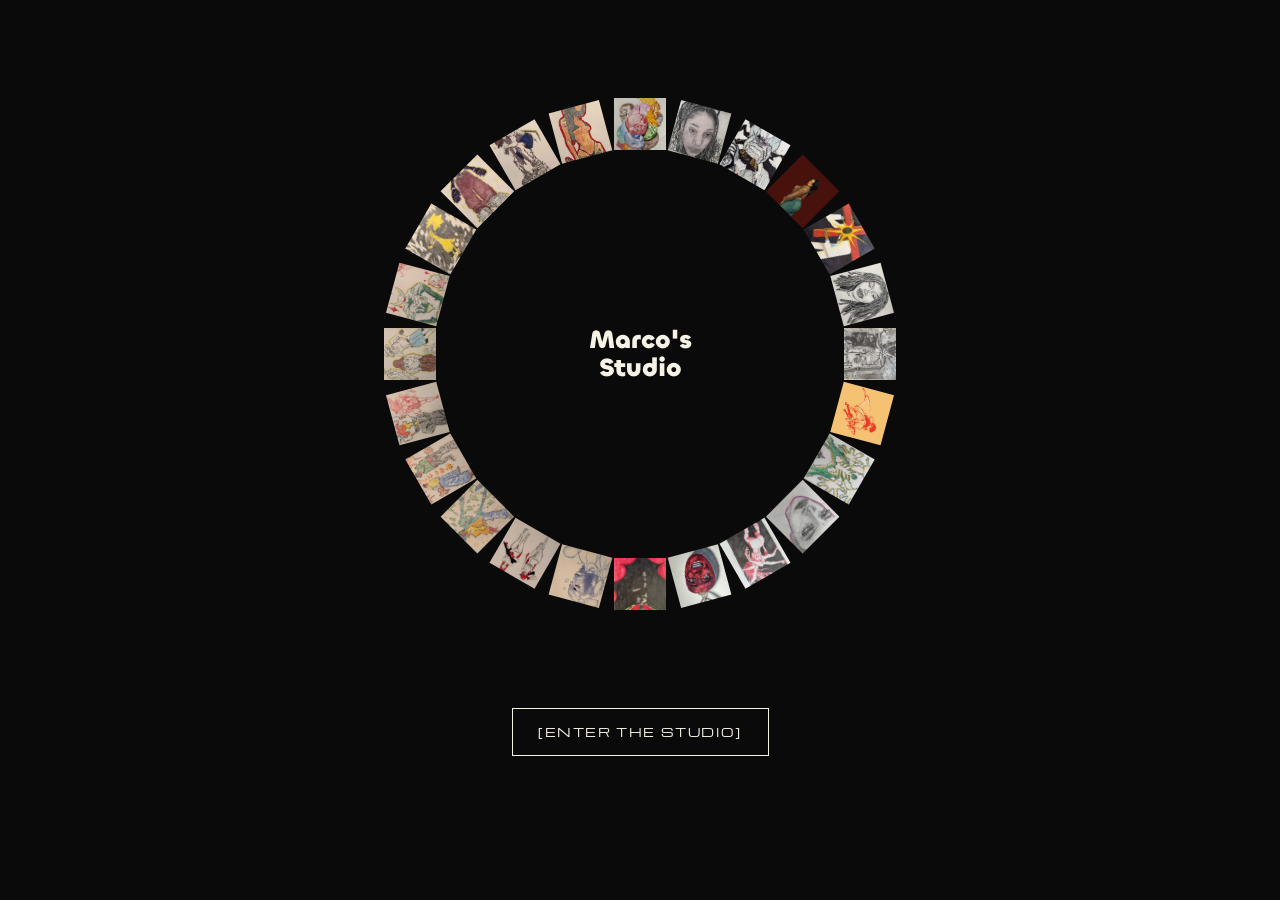
<file: index.html>
<!DOCTYPE html>
<html lang="en">
<head>
     <meta charset="UTF-8">
     <meta name="viewport" content="width=device-width, initial-scale=1.0">
     <title>Marco's Studio</title>
     <link rel="preconnect" href="https://fonts.googleapis.com">
     <link rel="preconnect" href="https://fonts.gstatic.com" crossorigin>
     <link href="https://fonts.googleapis.com/css2?family=Inter:wght@400;500&family=Michroma&display=swap" rel="stylesheet">
     <link rel="stylesheet" href="style.css">
</head>
<body>

<button class="burger" aria-label="Open menu" aria-expanded="false">

                    <span></span>
                    <span></span>
                    <span></span>
                </button>

                    <nav class = "menu" aria-label="Main menu">

                        <a href = "index.html">Home</a>

                        <a href = "rooms.html">Rooms</a>

                        <a href = "fantasy.html">Fantasy</a>

                        <a href = "portraits.html">Portraits</a>

                        <a href = "digitalart.html">Digital Art</a>

                        <a href = "evolution.html">Evolution</a>

                        <a href = "about.html">About</a>


                        
                    </nav>

    <main class="entrance">

        <div class="ring">
            <div class="spin">

            <img style="--i:0" src="images/drawing1.jpg_result.webp" alt="Drawing 1">
                <img style="--i:1" src="images/portrait1_result.webp" alt="Portrait 1">
                     <img style="--i:2" src="images/drawing2.jpg_result.webp" alt="Drawing 2">
                        <img style="--i:3" src="images/digitalart2_result.webp" alt="Digital art 2">
                            <img style="--i:4" src="images/drawing3.jpg_result.webp" alt="Drawing 3">
                                <img style="--i:5" src="images/portrait2_result.webp" alt="Portrait 2">
                             <img style="--i:6" src="images/drawing4.jpg_result.webp" alt="Drawing 4">
                        <img style="--i:7" src="images/digitalart5_result.webp" alt="Digital art 5">
                    <img style="--i:8" src="images/drawing5.jpg_result.webp" alt="Drawing 5">
                <img style="--i:9" src="images/portrait3_result.webp" alt="Portrait 3">
            <img style="--i:10" src="images/drawing6.jpg_result.webp" alt="Drawing 6">
        <img style="--i:11" src="images/evo2021_result.webp" alt="Drawing form 2021">
        <img style="--i:12" src="images/image0_result.webp" alt="Drawing form 2025">
        <img style="--i:13" src="images/image1_result.webp" alt="Drawing form 2026">
        <img style="--i:14" src="images/image2_result.webp" alt="Drawing form 2026">
        <img style="--i:15" src="images/image3_result.webp" alt="Drawing form 2024">
        <img style="--i:16" src="images/image4_result.webp" alt="Drawing form 2024">
        <img style="--i:17" src="images/image5_result.webp" alt="Drawing form 2024">
        <img style="--i:18" src="images/image6_result.webp" alt="Drawing form 2024">
        <img style="--i:19" src="images/image7_result.webp" alt="Drawing form 2024">
        <img style="--i:20" src="images/image8_result.webp" alt="Drawing form 2025">
        <img style="--i:21" src="images/image9_result.webp" alt="Drawing form 2024">
        <img style="--i:22" src="images/image10_result.webp" alt="Drawing form 2024">
        <img style="--i:23" src="images/image11_result.webp" alt="Drawing form 2025">

        
        </div>
            <h1>Marco's<br>Studio</h1>
        </div>

        
        <a class="enter-btn" href="rooms.html">[ENTER THE STUDIO]</a>
    </main>


    <script src="script.js"></script>
    
</body>
</html>
</file>
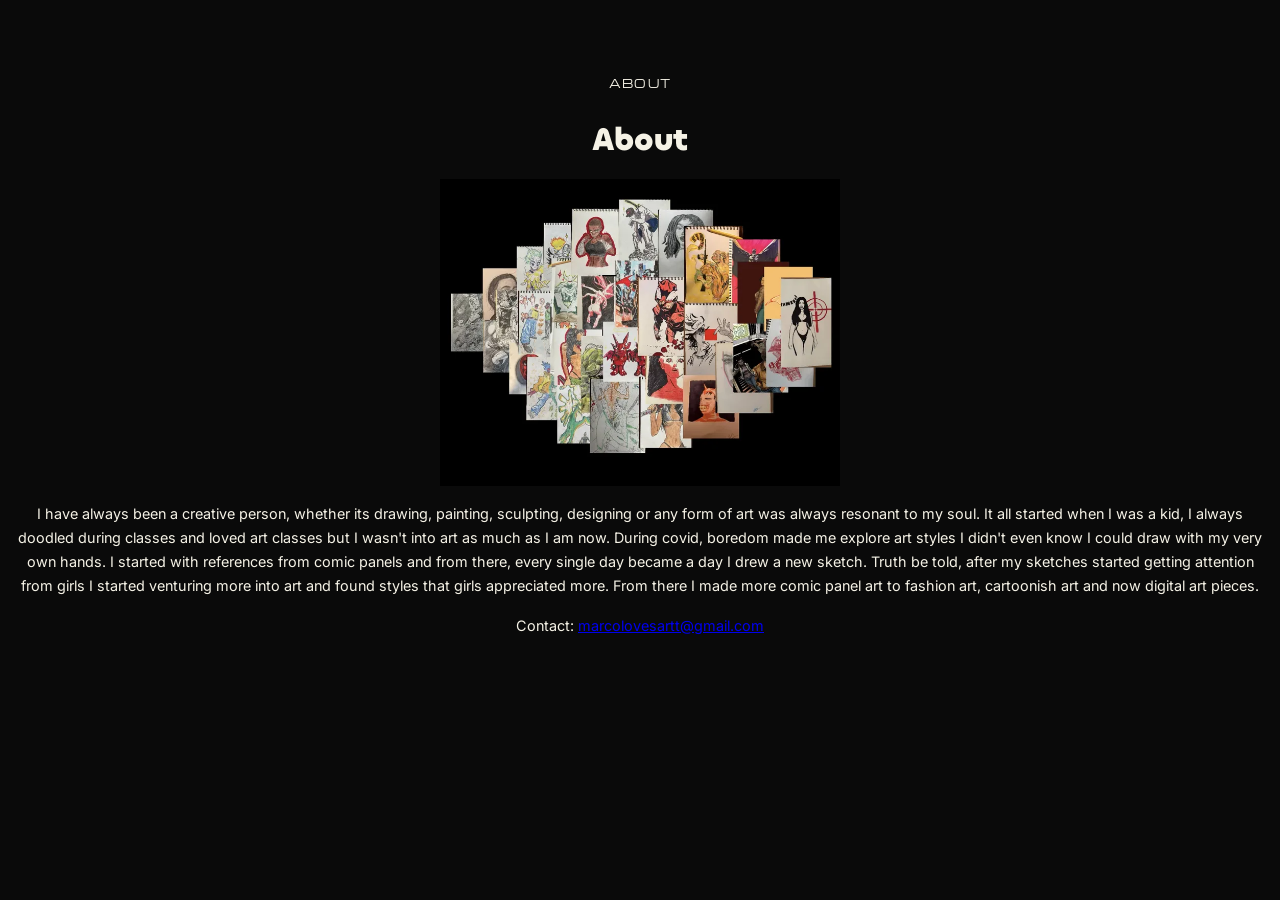
<file: about.html>
<!DOCTYPE html>
<html lang="en">
    <head>
        <meta charset="UTF-8">
        <meta name="viewport" content="width=device-width, initial-scale=1.0">

        <title>About | Marco's Studio</title>
        <link rel="preconnect" href="https://fonts.googleapis.com">
        <link rel="preconnect" href="https://fonts.gstatic.com" crossorigin>
        <link href="https://fonts.googleapis.com/css2?family=Inter:wght@400;500&family=Michroma&display=swap" rel="stylesheet">
        <link rel="stylesheet" href="style.css">

    </head>

    <body>

                <button class="burger" aria-label="Open menu" aria-expanded="false">

                    <span></span>
                    <span></span>
                    <span></span>
                </button>

                    <nav class = "menu" aria-label="Main menu">

                        <a href = "index.html">Home</a>

                        <a href = "rooms.html">Rooms</a>

                        <a href = "fantasy.html">Fantasy</a>

                        <a href = "portraits.html">Portraits</a>

                        <a href = "digitalart.html">Digital Art</a>

                        <a href = "evolution.html">Evolution</a>

                        <a href = "about.html">About</a>


                        
                    </nav>


        <main class="room about">
            <p class="label">ABOUT</p>

            <h1>About</h1>

                <img class = "piece" src = "images/collage_result.webp" alt="Collection of my art from 2020 to 2026" loading="lazy">

            <p class="story">I have always been a creative person, whether its drawing, painting, sculpting, designing or any form of art was always resonant to my soul. It all started when I was a kid, I always doodled during classes and loved art classes but I wasn't into art as much as I am now. During covid, boredom made me explore art styles I didn't even know I could draw with my very own hands. I started with references from comic panels and from there, every single day became a day I drew a new sketch. Truth be told, after my sketches started getting attention from girls I started venturing more into art and found styles that girls appreciated more. From there I made more comic panel art to fashion art, cartoonish art and now digital art pieces. </p>
            <p class="story">Contact: <a href=mailto:marcolovesartt@gmail.com>marcolovesartt@gmail.com</a></p>

        </main>

        <script src="script.js"></script>
    </body>
</html>
</file>
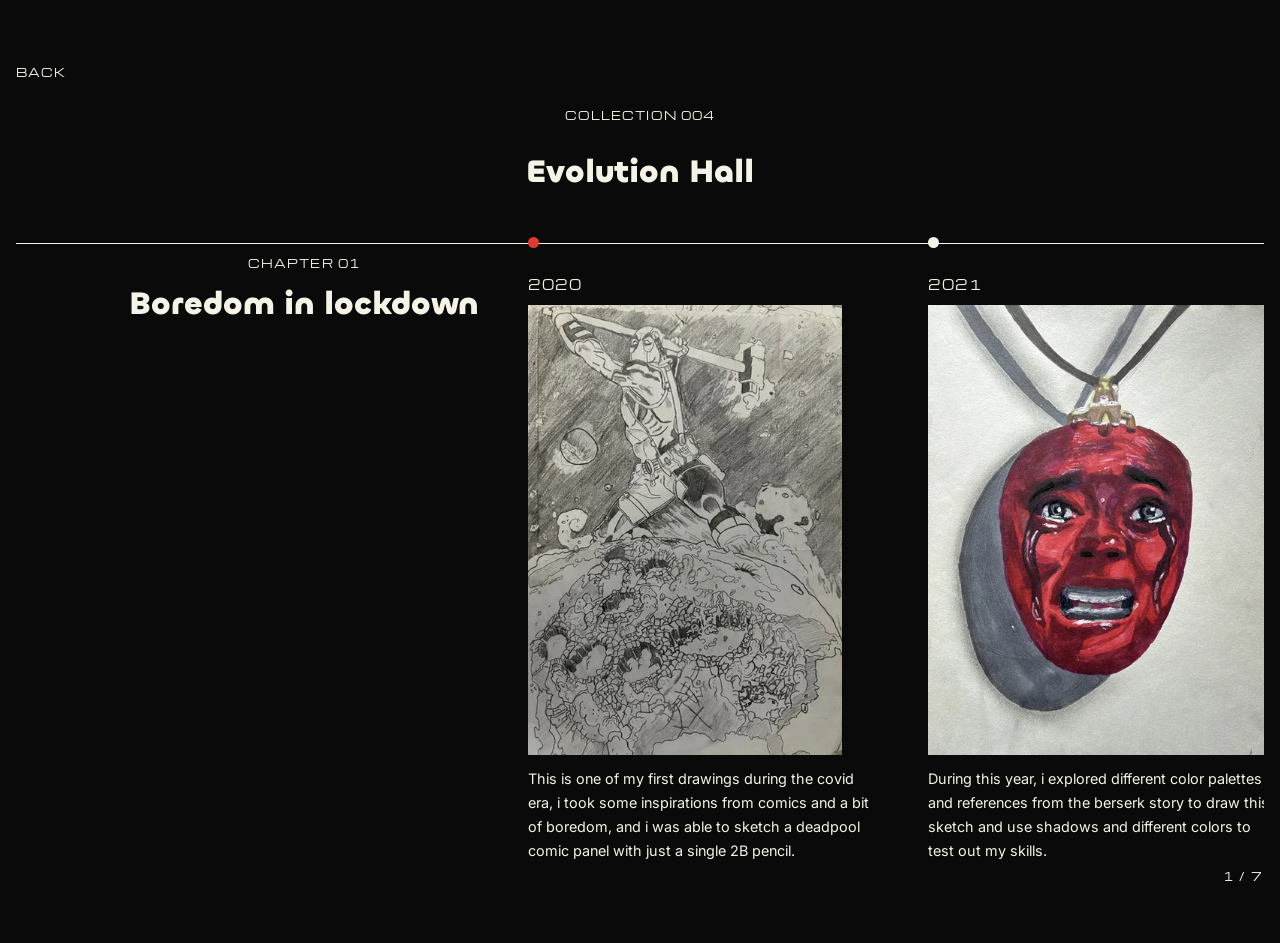
<file: evolution.html>
<!DOCTYPE html>
<html lang="en">
    <head>
        <meta charset="UTF-8">
        <meta name="viewport" content="width=device-width, initial-scale=1.0">

        <title>Evolution Hall | Marco's Studio</title>
        <link rel="preconnect" href="https://fonts.googleapis.com">
        <link rel="preconnect" href="https://fonts.gstatic.com" crossorigin>
        <link href="https://fonts.googleapis.com/css2?family=Inter:wght@400;500&family=Michroma&display=swap" rel="stylesheet">
        <link rel="stylesheet" href="style.css">

    </head>

    <body>

                <button class = "burger" aria-label="Open menu" aria=expanded="false">

                    <span></span>
                    <span></span>
                    <span></span>
                </button>

                    <nav class = "menu" aria-label="Main menu">

                        <a href = "index.html">Home</a>

                        <a href = "rooms.html">Rooms</a>

                        <a href = "fantasy.html">Fantasy</a>

                        <a href = "portraits.html">Portraits</a>

                        <a href = "digitalart.html">Digital Art</a>

                        <a href = "evolution.html">Evolution</a>

                        <a href = "about.html">About</a>


                        
                    </nav>

        <main class="room">
            <a class="back" href="rooms.html">BACK</a>
            <p class="label">COLLECTION 004</p>
            <h1>Evolution Hall</h1>

            <section class="timeline">

                <div class = "chapter">

                    <p class = "label">CHAPTER 01</p>
                    <h2>Boredom in lockdown</h2>
                    
                </div>

                <article class="entry">
                    <p class="year">2020</p>
                    <img loading="lazy" class="piece" src="images/evo2020_result.webp" alt="Drawing from 2020">
                    <p class="story"> This is one of my first drawings during the covid era, i took some inspirations from comics and a bit of boredom, and i was able to sketch a deadpool comic panel with just a single 2B pencil.</p>
                </article>

                
                <article class="entry">
                    <p class="year">2021</p>
                    <img loading="lazy" class="piece" src="images/evo2021_result.webp" alt="Drawing from 2021">
                    <p class="story"> During this year, i explored different color palettes and references from the berserk story to draw this sketch and use shadows and different colors to test out my skills.</p>
                </article>

               
                <article class="entry">
                    <p class="year">2022</p>
                    <img loading="lazy" class="piece" src="images/evo2022_result.webp" alt="Drawing from 2022">
                    <p class="story"> This particular drawing or rather year, i had this commitment to make drawings that expanded whole sketch pages rather than one design in the center, and although i fell in-love with wide environmental drawings like this, it took months even to finish this drawing.</p>
                </article>

<div class = "chapter">
    <p class = "label">CHAPTER 02</p>

        <h2>Color exploration</h2>
</div>


                <article class="entry">
                    <p class="year">2023</p>
                    <img loading="lazy" class="piece" src="images/evo2023_result.webp" alt="Drawing from 2023">
                    <p class="story"> Truth be told this was the year i was still trying to find my preferred style, but then i found an artist online with goofy sketches and i followed his art style. From there i started making up close goofy, cartoonish and fashioned like sketches, but i still lacked my own original touch.</p>
                </article>

<div class = "chapter">
    <p class = "label">CHAPTER 03</p>

        <h2>Finding my taste</h2>
</div>

                <article class="entry">
                    <p class="year">2024</p>
                    <img loading="lazy" class="piece" src="images/evo2024_result.webp" alt="Drawing from 2024">
                    <p class="story"> Same thing with the previous year, except i didn't make as much art pieces, but i somehow learned to use fashion more and make cartoon like characters with inspirations from fashion trends.</p>
                </article>


                <article class="entry">
                    <p class="year">2025</p>
                    <img loading="lazy" class="piece" src="images/evo2025_result.webp" alt="Drawing from 2025">
                    <p class="story"> This was my most creative year without doubt. During this era i started mastering my contrasts, my color choices, and found much inspirations from pinterest. In this sketch, i used multiple color variations and some architectural structures to come up with a desing like that.</p>
                </article>

<div class = "chapter">
    <p class = "label">CHAPTER 04</p>

        <h2>Digital Era</h2>
</div>


                <article class="entry">
                    <p class="year">2026</p>
                    <img loading="lazy" class="piece" src="images/evo2026_result.webp" alt="Drawing from 2026">
                    <p class="story"> At the beginning of the year i decided to get an ipad and expand my skills to the digital style since i got multiple requests to start digital art. This particular digital piece, is from a comic book cover i was requested to design for.</p>
                </article>
            </section>


        </main>
        <script src="script.js"></script>
    </body>
</html>
</file>
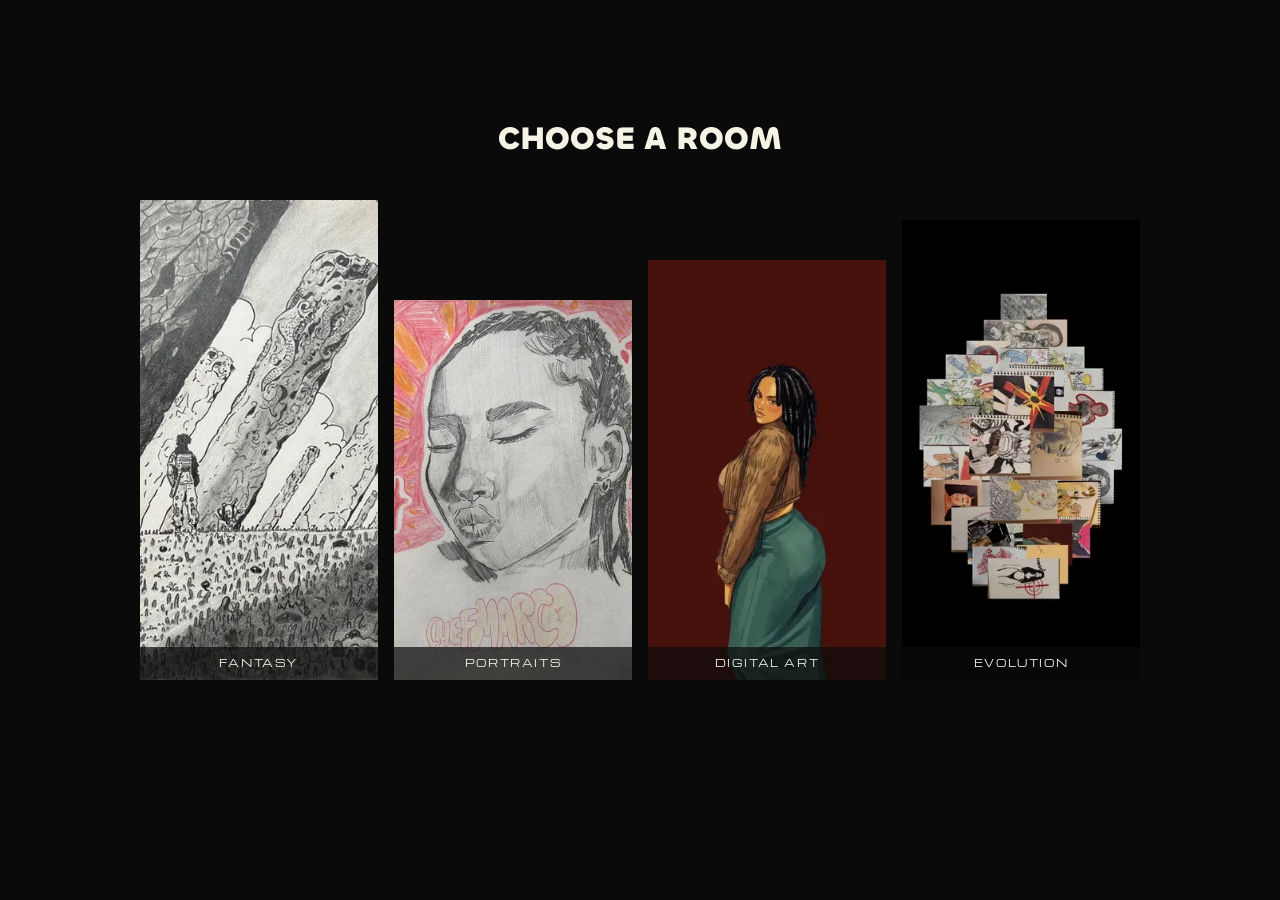
<file: rooms.html>
<!DOCTYPE html>
<html lang="en">
    <head>
        <meta charset="UTF-8">
        <meta name="viewport" content="width=device-width, initial-scale=1.0">

        <title>Rooms | Marco's Studio</title>
        <link rel="preconnect" href="https://fonts.googleapis.com">
        <link rel="preconnect" href="https://fonts.gstatic.com" crossorigin>
        <link href="https://fonts.googleapis.com/css2?family=Inter:wght@400;500&family=Michroma&display=swap" rel="stylesheet">
        <link rel="stylesheet" href="style.css">

    </head>

    <body>

                <button class="burger" aria-label="Open menu" aria-expanded="false">

                    <span></span>
                    <span></span>
                    <span></span>
                </button>

                    <nav class = "menu" aria-label="Main menu">

                        <a href = "index.html">Home</a>

                        <a href = "rooms.html">Rooms</a>

                        <a href = "fantasy.html">Fantasy</a>

                        <a href = "portraits.html">Portraits</a>

                        <a href = "digitalart.html">Digital Art</a>

                        <a href = "evolution.html">Evolution</a>

                        <a href = "about.html">About</a>


                        
                    </nav>


        <main class="rooms">
           <h1>CHOOSE A ROOM</h1> 

           <div class="panels">
        <a class="panel" href="fantasy.html">
                    <img src="images/coverfantasy_result.webp" alt="Fantasy room cover">

                        <span class="panel-label">FANTASY</span>
        </a>


        <a class="panel" href="portraits.html">
                    <img src="images/coverportraits_result.webp" alt="Portraits room cover">

                        <span class="panel-label">PORTRAITS</span>
        </a>

        <a class="panel" href="digitalart.html">
                    <img src="images/coverdigital_result.webp" alt="Digital art room cover">

                        <span class="panel-label">DIGITAL ART</span>
        </a>

    
        <a class="panel" href="evolution.html">
                    <img src="images/coverevolution_result.webp" alt="Evolution room cover">

                        <span class="panel-label">EVOLUTION</span>
        </a>

    </div>

        </main>

        <script src="script.js"></script>
    </body>
</html>
</file>
<file: style.css>
@font-face {
    font-family: "Chillax";
            src: url("fonts/Chillax-Bold.woff2") format("woff2");
    font-weight: 700;
    font-display: swap;
}

:root
 {
    --bg: #0A0A0A;
    --text: #f5f2e6;
    --accent: #e03a2f;
    --font-body: "Inter", sans-serif;
    --font-label: "Michroma", sans-serif;
}

body {
    background-color: var(--bg);
    color: var(--text);
    font-family: var(--font-body);
    margin: 0;
    padding: 4rem 1rem 0;
    text-align: center;
}

.label {
    font-family: var(--font-label);
    font-size: 0.7rem;
    letter-spacing: 0.1em;
}

h1 {
    font-family: "Chillax", sans-serif;
    font-weight: 700;
}



.enter-btn{
    display: inline-block;
    margin-top: 2rem;
    padding: 0.9rem 1.6rem;
    font-family: var(--font-label);
    font-size: 0.75rem;
    letter-spacing: 0.1rem;
    color: var(--text);


    text-decoration: none;

    border: 1px solid var(--text);
    transition: background-color 0.3s, color 0.3s;
}


.enter-btn:hover 
{
    background-color: var(--text);
    color: var(--bg);
}


.ring {
    position: relative;
    width: 340px;
    height: 340px;
    margin: 0 auto 2rem;
}


.ring img
{
    position: absolute;
        top: 50%;
            left: 50%;
                width: 56px;
                    height: 56px;
                        margin: -28px 0 0 -28px;
        object-fit: cover;
    transform: rotate(calc(var(--i) * 15deg)) translateY(calc(var(--radius) * -1));
}

.ring h1 
{
    position: absolute;
        top: 50%;
            left: 50%;
                transform: translate(-50%, -50%);
                    margin: 0;
            font-size: 1.6rem;
        line-height: 1.1;
    z-index: 1;
}

.spin 
{
    position: absolute;
    inset: 0;
    animation: spin 60s linear infinite;
}

@keyframes spin
{
    to {
        transform: rotate(360deg);
    }
}

.rooms
{
    display: flex;
    flex-direction: column;
    align-items: center;
    gap: 1rem;
    padding-top: 2rem;

}

.rooms .enter-btn 
{
    margin-top: 0;
    width: 220px;
}
.rooms .label
{
    width: 100%;
    text-align: center;
    margin: 0 0 1rem;
}



.room
{
    display: flex;
    flex-direction: column;
    align-items: center;
    gap: 1rem;
    
}

.back {
    align-self: flex-start;
    font-family: var(--font-label);
    font-size: 0.7rem;
    letter-spacing: 0.1em;
    color: var(--text);
    text-decoration: none;

}

.room h1 
{
    margin: 0;
}

.piece 
{
    width: 100%;
    max-width: 400px;
    height: auto;
}
.caption
{
    font-size: 0.9rem;
    margin: 0;
}

.work 
{
    margin: 0 0 2rem;
    display: flex;
    flex-direction: column;
    align-items: center;
    gap: 0.5rem;
}
.timeline 
{
    display: flex;
        flex-direction: column;
            align-items: center;
        gap: 3rem;
    max-width: 400px
}
.entry
{
    display: flex;
            flex-direction: column;
                align-items: center;
    gap: 0.75rem;
}
.year
{
    font-family: var(--font-label);
    
                font-size: 0.8rem;
    
                            letter-spacing: 0.1rem;
         color: var(--accent);
    margin: 0;
}

.story
{
    font-size: 0.9rem;

            line-height: 1.5rem;

    margin: 0;
}


.entry 
{
    opacity: 0;                     
    
            transform: translateY(30px);

    transition: opacity 0.8s ease, transform 0.8s ease; 
}


.entry.visible
{
            opacity: 1;
        transform: translateY(0);
}


/*test 5 or 6pxs for gap and top n  right same rem */

.burger 
{
    position: fixed;
        top: 1rem;

            right: 1rem;
            
            z-index: 30;

            width: 44px;

                height: 44px;

    background: none;

        border: none;

            cursor: pointer;
            display: flex;
                flex-direction: column;

                justify-content: center;
                gap: 6px;
}

.burger span
{
    display: block;

    height: 2px;

        background-color: var(--text);

                transition: transform 0.3s ease, opacity 0.3s ease;

}

.burger.open span:nth-child(1)
{
     transform: translateY(8px) rotate(45deg);
    }

.burger.open span:nth-child(2)
{
     opacity: 0;
    }


    .burger.open span:nth-child(3)
{
     transform: translateY(-8px) rotate(-45deg);
    }



.menu
{
    position: fixed;
        inset: 0;

        z-index: 20;

            background-color: var(--bg);

                display: flex;

                        flex-direction: column;
                
                            align-items: center;

                    justify-content: center;

                gap: 1.5rem;

            opacity: 0;

        visibility: hidden;

    transition: opacity 0.3s ease, visibility 0.3s ease;

}


.menu.open
{
    opacity: 1;

        visibility: visible;
}

.menu a 
{
    font-family: "Chillax", sans-serif;
        font-weight: 700;
            font-size: 2rem;
                color: var(--text);
                    text-decoration: none;
}



    .panels
{
        display: grid;
            grid-template-columns: 1fr 1fr;
                gap: 0.75rem;
                    width: 100%;
                        max-width: 500px;
}

    .panel
{
    position: relative;
            display: block;
                    height: 220px;
                            overflow: hidden;
                                    text-decoration: none;


}

.panel img
{
            width: 100%;

                object-fit: cover;

                    height: 100%;

                display: block;

}

            .panel-label
{
    position: absolute;

        left: 0;

            right: 0;

                bottom: 0;

                        padding: 0.6rem 0.25rem;

                    font-family: var(--font-label);

                font-size: 0.6rem;

            letter-spacing: 0.1rem;

        color: var(--text);

    background-color: rgba(10, 10, 10, 0.7);


}


                    @media (min-width: 768px)
    
    {
        .panels
        {
                display: flex;

                    align-items: flex-end;

                        justify-content: center;

                            max-width: 1000px;

                                gap: 1rem;
        }

        .panel
        {
                flex: 1;
        }

        .panel:nth-child(1) { height: 480px}
            
            .panel:nth-child(2) { height: 380px}
                
                .panel:nth-child(3) { height: 420px}

                    .panel:nth-child(4) { height: 460px}

    }

                    .panel
    {
        transition: transform 0.3s ease, opacity 0.3 ease;

    }
                    .panel img
    {
        transition: filter 0.3s ease;
    }

                @media (hover: hover)
{
                .panels:hover .panel
    {
        opacity: 0.5s;
    }

            .panels .panel:hover
            {
                opacity: 1;
                    transform: translateY(-12px);
            }

            .panel:hover img
            {
                filter: brightness(1.2);
            }

}

        .gallery
    {
        display: flex;

            align-items: center;

                gap: 1rem;

                    width: 100%;

                overflow-x: auto;

            scroll-snap-type: x mandatory;

        padding: 1rem 0;

    }


        .gallery .work
    {
        flex: 0 0 75%;

            scroll-snap-align: center;

        margin: 0;
    }


    .arrow
{
        display: none;

            position: fixed;

                top: 50%;

                    transform: translateY(-50%);

                        z-index: 10;

                            width: 44px;

                                height: 44px;

                            background: none;

                        border: 1px solid var(--text);

                    color: var(--text);

                font-family: var(--font-label);

            cursor: pointer;

        transition: background-color 0.3s, color 0.3s;
    }


    .arrow:hover
    {
            background-color: var(--text);
                color: var(--bg);


            }

        .arrow-left { left: 1rem; }
        .arrow-right { right: 1rem; }
        
@media (min-width: 768px)
    {
        .arrow { display: block; }
    }

                .gallery

                {
                    position: relative;
                }

                .counter
                {

                    position: fixed;

                        right: 1rem;

                            bottom: 1rem;

                                margin: 0;

                                    font-family: var(--font-label);

                                        font-size: 0.7rem;

                                            letter-spacing: 0.1rem;
                }

          .progress
        {
            position: fixed;

                left: 0;

                    bottom: 0;

                        height: 3px;

                    width: 0;

                background-color: var(--accent);

            transition: width 0.2s ease;
        }


        .timeline
        {
            position: relative;

                align-items: stretch;

                    width: 100%;

                        max-width: 400px;
        }

            .timeline::before
            {
                content: "";
                    position: absolute;
                        top: 0;
                            bottom:0;
                        left: 6px;
                    width: 1px;
                background-color: var(--text);
            opacity: 0.6;

            }

                .entry
                {
                    position: relative;

                        align-items: flex-start;

                        padding-left: 2rem;

                    text-align: left;
                } 

                    .entry::before
                    {
                        content: "";

                            position: absolute;

                                left: 1px;

                                    top: 0.2rem;

                                    width: 11px;

                                height: 11px;

                            border-radius: 50%;

                        background-color: var(--text)
                    }


    .chapter h2
    {
        font-family: "Chillax", sans-serif;

            font-weight: 700;

            font-size: 2rem;

        margin: 0;
    }


    .piece
    {
        cursor: pointer;

    }

            .viewer
            {
                position: fixed;

                    inset: 0;

                        z-index: 40;  /*try 30, n 42 but preferrably 40 */

                            background-color: var(--bg);

                                display: flex;

                                    align-items: center;

                                        justify-content: center;

                                            opacity: 0;

                                                visibility: hidden;

                                                    transition: opacity 0.3s ease, visibility 0.3s ease;

                                            
            }

                .viewer.open
                {
                    opacity: 1;
                        visibility: visible;
                }

                    .viewer-image
                    {
                            max-width: 95%;
                                max-height: 85vh;
                            object-fit: contain;
                    }

                        .viewer-close
                        {
                            position: absolute;

                                top: 1rem;

                                    right: 1rem;

                                        width: 44px;

                                            height: 44px;

                                            background: none;

                                        border: 1px solid var(--text);

                                    color: var(--text);

                                        font-family: var(--font-label);

                                                cursor: pointer;

                        }


    .ring img
    {
            transition: transform 0.4s ease;

    }

        @media (hover: hover)

        {
                .ring:hover .spin
                {

                        animation-play-state: paused;
                }

                    .ring img:hover
                    {

                            transform: rotate(calc(var(--i) * 15deg)) translateY(calc(var(--radius) * -1)) scale(1.8);
                                z-index: 2;
                            
                    }
        }


    .ring h1
    {
            opacity: 0;

                animation: titlefade 3s ease forwards;

            animation-delay: 0.5s
    }


    @keyframes titlefade
      {
       to
       {
        opacity: 1;
       }
    }


        @media (prefers-reduced-motion: reduce)
        {
            .spin
            {
                animation: none;
            }

                .ring h1
                {
                        animation: none;

                            opacity: 1;
                }

                    .entry
                    {
                        opacity: 1;

                            transform: none;

                                transition: none;
                    }

                        body
                        {
                            animation: none;
                        }
                                        .viewer.open .viewer-image
                                        {
                                            animation: none;
                                        }

                                    }

                                        .menu a
                                        {
                                                opacity: 1;
                                                    transform: none;
                                                        transition: none;
                                        }

                                            .rooms h1
                                            {
                                                animation: none;
                                                    opacity: 4;
                                            }

                                                .chapter .label,
                                                .chapter h2
                                                {
                                                    opacity: 1;

                                                    transition: none;
                                                }  

                                                    .about .piece,
                                                    .about .story
                                                    {
                                                            animation: none;
                                                    }

        .menu
        .viewer,
        .panel
        {

            transition: none;
        }
    

                        .gallery .work
                        {
                            transform: scale(0.8);
                                    opacity: 0.5;
                            transition: transform 0.4s ease, opacity 0.4s ease;

                        }

                            .gallery .work.active
                            {
                                transform: scale(1);

                                opacity: 1;
                            }

                            @media (min-width: 768px)
                            {
                                .gallery
                                {
                                    gap: 3rem;
                                        padding-left: calc(50% - 210px);
                                    padding-right: calc(50% - 210px);

                                }

                                .gallery .work
                                {
                                        flex: 0 0 420px;
                                        opacity: 0.7;
                                }
                            }



       @media (min-width: 768px)
        {
                 .timeline
                 {
                        flex-direction: row;
                                    
                            align-items: flex-start;

                                            max-width: none;

                                                width: 100%;

                                                    box-sizing: border-box;

                                                overflow-x: auto;

                                            scroll-snap-type: x mandatory;

                                        gap: 3rem;

                                    padding: 2rem 4rem;
                                } 

                                .timeline::before
                                {
                                            display: none;
                                }
                            }

                            .entry
                            {
                                flex: 0 0 360px;
                                    padding-left: 0;
                                        padding-top: 2rem;
                                            border-top: 1px solid var(--text);
                                                scroll-snap-align: center;
                            }

                            .entry::before
                            {
                                left: 0;
                                top: -6px;
                            }

                                .chapter
                                {
                                    flex: 0 0 60vw;
                                        min-height: 60vh;
                                    scroll-snap-align: center;
                                }


    @media (min-width: 768px)
    {
        .entry .piece
        {
            width: auto;

                max-width: 100%;

                max-height: 50vh;

            object-fit: contain;
        }

            .chapter
            {

                min-height: 70vh;
            }
    }

     @media (min-width: 768px)
{
    .timeline
    {
        gap: 0;
    }

        .entry
        {
            flex: 0 0 400px;
                box-sizing: border-box;
            padding-right: 3rem;
        }

            .chapter
            {
                flex: 0 0 35vw;
                    min-height: 60vh;
            }
}

.evo-only
{
        display: none;

}

            @media (min-width: 768px)
        {
               .counter.evo-only,
               .progress.evo-only

            {
                    display: block;
            }
        }


        body  /*fade in the page when it opens */
        {

                animation: pagefade 0.6s ease;
        }

                @keyframes pagefade
                {
                    from { opacity: 0; }

                    to { opacity: 1; }
                }



body.leaving
{
        opacity: 0;

        transition: opacity 0.7s ease;
}


            .viewer
            {
                flex-direction: column;
                    gap: 1rem;
            }

                .viewer-image
                {
                    max-height: 75vh;
                }

                    .viewer-info
                    {
                        font-family: var(--font-label);

                            font-size: 0.7rem;

                                letter-spacing: 0.1rem;

                            line-height: 1.8;

                        margin: 0;
                    }

                    .viewer-arrow
                    {
                        position: absolute;
                            top: 50%;
                                transform: translateY(-50%);
                                    width: 44px;
                                        height: 44px;
                                            background: none;
                                                border: 1px solid var(--text);
                                                    color: var(--text);
                                                        font-family: var(--font-label);
                                                            cursor: pointer;
                    }

                        .viewer-left { left: 1rem; }
                        .viewer-right { right: 1rem; }


            @media (min-width: 768px)
            {
                    .viewer
                    {
                            display: grid;
                                grid-template-columns: 2fr 1fr;
                                    align-items: center;
                                        gap: 2rem;
                                            padding: 0 5rem;
                                                box-sizing: border-box;
                    }

                        .viewer-image
                        {
                                max-width: 100%;
                                    max-height: 85vh;
                                        justify-self: center;
                        }

                            .viewer-info
                            {
                                    text-align: left;
                            }
            }

                                .viewer.open .viewer-image
                                {
                                        animation: drawingfade 0.5s ease;
                                }

                                @keyframes drawingfade
                                {
                                    from { opacity: 0; }
                                    to { opacity: 1; }
                                }


            .viewer-zoom
            {
                display: none;
                    position: absolute;
                        top: 1rem;
                            right: 4.5rem;
                                height: 44px;
                                    padding: 0 0.8rem;
                                        background: none;
                                            border: 1px solid var(--text);
                                                color: var(--text);
                                                    font-family: var(--font-label);
                                                        font-size: 0.6rem;
                                                            letter-spacing: 0.1rem;
                                                                cursor: pointer;
            }
                    @media (min-width: 768px)
                    {
                            .viewer-zoom
                            {
                                display: block;
                            }
                    }

                        .viewer-image:fullscreen
                        {
                            width: 100%;
                                height: 100%;
                                    max-width: none;
                                        max-height: none;
                                            object-fit: contain;
                                                background-color: var(--bg);
                        }


                .gallery .caption
                {

                        font-family: var(--font-label);
                            font-size: 0.65rem;
                                letter-spacing: 0.1rem;
                                    text-transform: uppercase;
                }

                .menu a
                {
                    opacity: 0;
                        transform: translateY(20px);
                            transition: opacity 0.4s ease, transform 0.4s ease;
                }

                    .menu.open a
                    {
                            opacity: 1;
                                transform: translateY(0);
                    }

                        .menu.open a:nth-child(1) { transition-delay: 0.1s; }

                            .menu.open a:nth-child(2) { transition-delay: 0.2s; }

                                .menu.open a:nth-child(3) { transition-delay: 0.3s; }

                                    .menu.open a:nth-child(4) { transition-delay: 0.4s; }

                                        .menu.open a:nth-child(5) { transition-delay: 0.5s; }

                                            .menu.open a:nth-child(6) { transition-delay: 0.16; }

                                                .menu.open a:nth-child(7) { transition-delay: 0.7s; }

        .rooms h1
        {
            opacity: 0;
                animation: titlefade 1s ease forwards;
        }


            .ring.paused .spin
            {
                    animation-play-state: paused;
            }

                .ring img.picked
                {
                        transform: rotate(calc(var(--i) * 15deg)) translateY(calc(var(--radius) * -1)) scale(2);

                        z-index: 2;
                }


        @media (min-width: 768px)
        {
                .timeline
                {
                    background-image: linear-gradient(var(--text), var(--text));

                        background-repeat: no-repeat;

                            background-size: 100% 1px;

                                background-position: 0 2rem;

                                    background-attachment: local;



                }

                .entry
                {
                    border-top: none;
                }
        }

        @media (min-width: 768px)
        {
                .year
                {
                        color: var(--text);

                        transition: color 0.3s ease;

                }
                    .enry.active-year .year
                    {
                        color: var(--accent);
                    }
                        .entry.active-year::before
                        {
                            background-color: var(--accent);
                        }
        }

                    .chapter .label,
                        .chapter h2
                        {
                            opacity: 0;

                            transition: opacity 1.2s ease;
                        }

                            .chapter.visible .label,
                                .chapter.visible h2
                                {
                                    opacity: 1;
                                }


        .about .piece
        {
                animation: aboutfade 1s ease both;
        }

            .about .story
            {
                    animation: aboutfade 1s ease both;

                    animation-delay: 0.6s;
            }

                @keyframes aboutfade
                {
                        from { opacity: 0; }
                        
                        to { opacity: 1; }
                } 


                .ring
                {
                        --radius: 140px;
                }
                    .spin img:nth-child(even)
                    {
                            display: none;
                    }

                @media (min-width: 768px)
                {
                        .ring
                        {
                                --radius: 230px;
                                    width: 580px;
                                        height: 580px;
                        }
                            .spin img:nth-child(even)
                            {
                                display: block;
                            }

                                .ring img
                                {
                                        width: 52px;
                                            height: 52px;
                                                margin: -26px 0 0 -26px;
                                }
                }


        @media (max-width: 768px)
        {
                .back
        {
            position: fixed;
                left: 1rem;
                    bottom: 1.5rem;
                        z-index: 5;
                            padding: 0.6rem 0.8rem;
                                background-color: rgba(10, 10, 10, 0.8);
                                    border: 1px solid var(--text);
        }
    }
</file>
